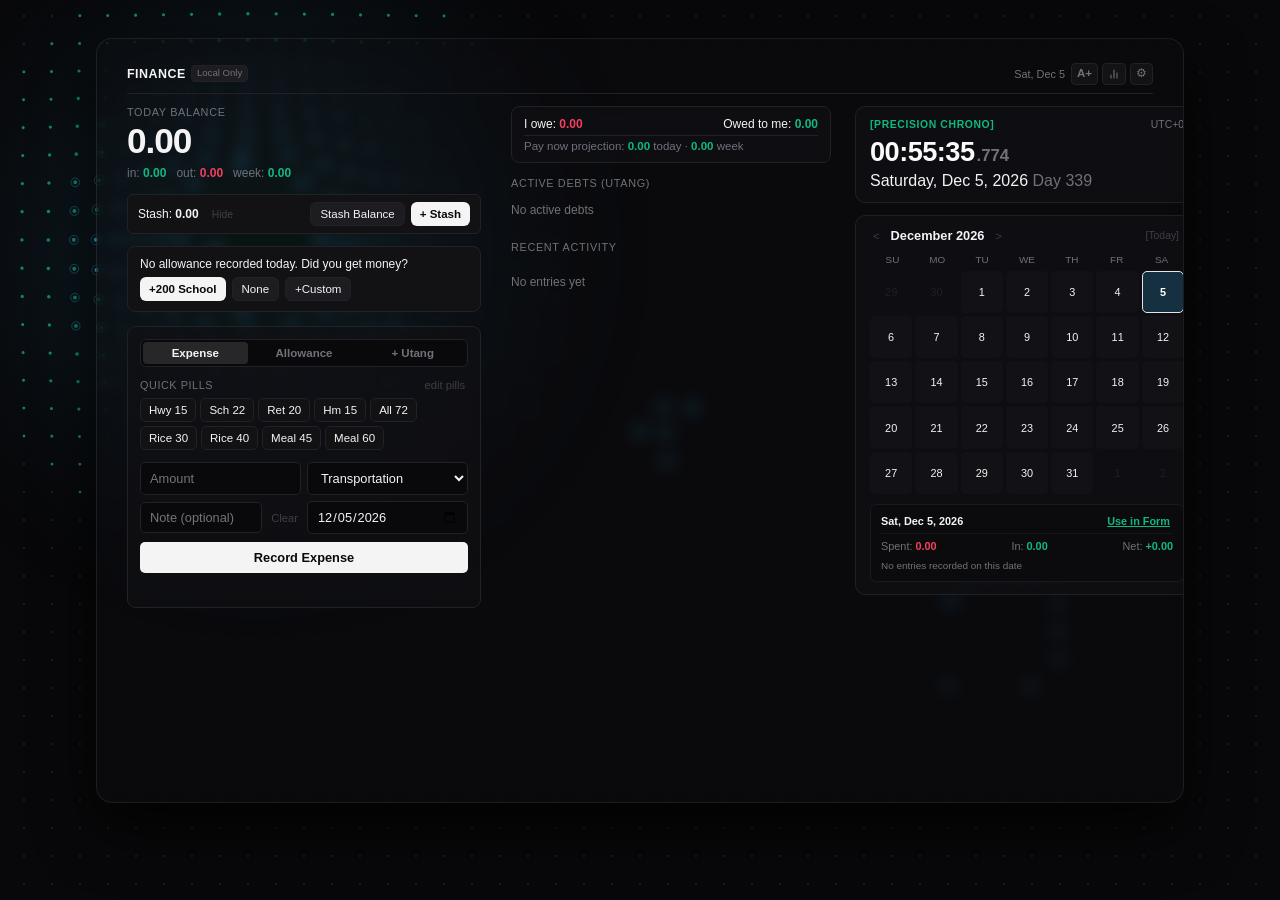
<file: docs/index.html>
<!DOCTYPE html>
<html lang="en">
<head>
  <meta charset="UTF-8">
  <meta name="viewport" content="width=device-width, initial-scale=1.0, maximum-scale=1.0, user-scalable=no, viewport-fit=cover">
  <meta name="theme-color" content="#09090b">
  <title>Finance &amp; Utang</title>
  <link rel="icon" type="image/svg+xml" href="icons/icon.svg">
  <link rel="icon" type="image/png" sizes="32x32" href="icons/icon48.png">
  <link rel="icon" type="image/png" sizes="16x16" href="icons/icon16.png">
  <link rel="apple-touch-icon" sizes="128x128" href="icons/icon128.png">
  <link rel="manifest" href="manifest.webmanifest">
  <link rel="stylesheet" href="styles/app.css?v=1.0.0">
</head>
<body>
  <!-- Fullscreen Interactive Circle Matrix Canvas -->
  <canvas id="bgCanvas"></canvas>

  <div class="app-container">
    <header>
      <div class="brand-row">
        <div class="brand">Finance</div>
        <button id="syncBadge" class="sync-badge mono" title="Sync Status">Local Only</button>
      </div>
      <div class="header-actions">
        <span id="dateLabel" class="mono">--</span>
        <button id="btnToggleFontSize" class="icon-btn" title="Toggle Larger Font Size" style="font-weight:600;">A+</button>
        <button id="btnAnalytics" class="icon-btn" title="Metrics &amp; Missed Days" aria-label="Metrics &amp; Missed Days"><svg width="12" height="12" viewBox="0 0 24 24" fill="none" stroke="currentColor" stroke-width="2.2" stroke-linecap="round" stroke-linejoin="round"><line x1="18" y1="20" x2="18" y2="10"></line><line x1="12" y1="20" x2="12" y2="4"></line><line x1="6" y1="20" x2="6" y2="14"></line></svg></button>
        <button id="btnOpenTab" class="icon-btn" title="Open in Full Tab">↗</button>
        <button id="btnSettings" class="icon-btn" title="Settings &amp; Google Account">⚙</button>
      </div>
    </header>

  <div class="dashboard-layout">
    <div class="dashboard-col col-left">
      <!-- Hero Metrics -->
      <div class="hero">
        <div class="hero-label">Today Balance</div>
        <div id="heroBalance" class="hero-val mono">0.00</div>
        <div class="hero-sub mono">
          <span>in: <b id="subIn" style="color:var(--positive)">0.00</b></span>
          <span>out: <b id="subOut" style="color:var(--negative)">0.00</b></span>
          <span>week: <b id="subWeek">0.00</b></span>
        </div>
      </div>

      <!-- Stash Card (Hidden Reserves) -->
      <div class="stash-card">
        <div class="stash-row">
          <div style="display:flex; align-items:center; gap:8px;">
            <span class="mono" style="font-size:0.75rem;">Stash: <b id="stashTotalDisplay">0.00</b></span>
            <button type="button" id="btnToggleStashMask" class="feed-btn" title="Hide/reveal stash" style="padding:1px 5px; font-size:0.65rem;">Hide</button>
          </div>
          <div style="display:flex; gap:6px;">
            <button type="button" id="btnStashRemaining" class="btn-mini" title="Stash today's remaining balance">Stash Balance</button>
            <button type="button" id="btnOpenStashModal" class="btn-mini primary">+ Stash</button>
          </div>
        </div>
        <div id="stashQuickList" class="stash-quick-list" style="display:none;"></div>
      </div>

      <!-- Daily Prompt (if no allowance yet today) -->
      <div id="checkinBox" class="checkin">
        <div class="checkin-msg">No allowance recorded today. Did you get money?</div>
        <div class="checkin-row">
          <button id="btnCheckin200" class="btn-mini primary">+200 School</button>
          <button id="btnCheckinNone" class="btn-mini">None</button>
          <button id="btnCheckinCustom" class="btn-mini">+Custom</button>
        </div>
      </div>

      <!-- Entry Form -->
      <div class="form-wrap">
        <div class="mode-switch">
          <button id="btnExp" class="mode-btn active">Expense</button>
          <button id="btnAllow" class="mode-btn">Allowance</button>
          <button id="btnUtang" class="mode-btn">+ Utang</button>
        </div>

        <!-- Quick Pills with Tooltips -->
        <div class="pills-group">
          <div style="display:flex; justify-content:space-between; align-items:center;">
            <span style="font-size:0.68rem; color:var(--muted); text-transform:uppercase; letter-spacing:0.05em;">Quick Pills</span>
            <button id="btnManagePills" type="button" class="feed-btn">edit pills</button>
          </div>
          <div id="pillsContainer" class="pills-row"></div>
        </div>

        <!-- Expense / Allowance Form -->
        <form id="entryForm">
          <input type="hidden" id="fType" value="Expense">
          <div class="input-grid">
            <input type="number" id="fAmt" step="any" placeholder="Amount" class="mono" required>
            <select id="fCat">
              <option value="Transportation">Transportation</option>
              <option value="Food">Food</option>
              <option value="Allowance">Allowance</option>
              <option value="School">School</option>
              <option value="Personal">Personal</option>
              <option value="Other">Other</option>
            </select>
          </div>
          <div class="input-grid">
            <div style="display:flex; gap:6px; align-items:center;">
            <input type="text" id="fNote" placeholder="Note (optional)" style="flex:1;">
            <button type="button" id="clearFNote" class="feed-btn" title="Clear expense note" aria-label="Clear expense note">Clear</button>
          </div>
            <input type="date" id="fDate" class="mono" required>
          </div>
          <button type="submit" id="submitBtn" class="btn-submit">Record Expense</button>
        </form>

        <!-- Utang Form -->
        <form id="utangForm" style="display:none;">
          <div class="input-grid">
            <input type="text" id="uPerson" placeholder="Person name" required>
            <select id="uDirection">
              <option value="I Owe">I Owe Them (Utang ko)</option>
              <option value="Owed to Me">They Owe Me (Pautang)</option>
            </select>
          </div>
          <div class="input-grid">
            <input type="number" id="uAmt" step="any" placeholder="Amount" class="mono" required>
            <input type="date" id="uDate" class="mono" required>
          </div>
          <input type="text" id="uNote" placeholder="For what? (e.g. Fare, lunch)" style="margin-bottom:6px;">
          <label id="uAffectCashRow" style="display:flex; align-items:center; gap:6px; font-size:0.72rem; color:var(--muted); margin-bottom:8px; cursor:pointer; user-select:none;">
            <input type="checkbox" id="uAffectCash" style="accent-color:var(--text); cursor:pointer;">
            <span id="uAffectCashText">Add to cash balance (borrowed into wallet)</span>
          </label>
          <button type="submit" id="submitUtangBtn" class="btn-submit">Record Utang</button>
        </form>

        <div id="statusMsg" class="status-msg mono"></div>
      </div>
    </div>

    <div class="dashboard-col col-right">
      <div id="sectionUtang" class="col-section">
        <!-- Utang Summary & Projection Hero -->
        <div class="utang-hero">
          <div class="utang-hero-row mono">
            <span>I owe: <b id="uIOwe" style="color:var(--negative)">0.00</b></span>
            <span>Owed to me: <b id="uOwedMe" style="color:var(--positive)">0.00</b></span>
          </div>
          <div class="utang-proj mono">
            Pay now projection: <b id="projPayNow">0.00</b> today &middot; <b id="projWeekPay">0.00</b> week
          </div>
        </div>

        <!-- Active Utang -->
        <div class="section-title"><span>Active Debts (Utang)</span></div>
        <div id="utangList" class="feed"><div style="font-size:0.75rem; color:var(--muted); padding:4px 0;">No active debts</div></div>
      </div>

      <div id="sectionActivity" class="col-section">
        <!-- Activity Feed -->
        <div class="section-title">
          <span>Recent Activity</span>
          <span id="activityCount" class="mono" style="font-size:0.68rem; color:var(--muted);"></span>
        </div>
        <div id="feedList" class="feed"><div style="font-size:0.75rem; color:var(--muted); padding:10px 0;">No entries yet</div></div>
      </div>
    </div>

    <!-- Calendar & Millisecond Clock Column -->
    <div class="dashboard-col col-calendar">
      <!-- Telemetry Chronometer (Down to Milliseconds) -->
      <div class="chrono-card">
        <div class="chrono-top-bar">
          <span class="mono chrono-tag">[PRECISION CHRONO]</span>
          <span class="mono chrono-zone" id="chronoTz">LOCAL</span>
        </div>
        <div class="chrono-display mono">
          <span id="chronoTime" class="chrono-hms">00:00:00</span>
          <span id="chronoMs" class="chrono-ms">.000</span>
        </div>
        <div class="chrono-meta mono">
          <span id="chronoFullDate">Monday, Sep 14, 2026</span>
          <span id="chronoDayYear" style="color:var(--muted);">Day 257</span>
        </div>
      </div>

      <!-- Full Interactive Calendar -->
      <div class="calendar-card">
        <div class="cal-nav">
          <button type="button" id="calPrevBtn" class="feed-btn mono" title="Previous Month">&lt;</button>
          <span id="calMonthYear" class="mono cal-month-title">September 2026</span>
          <button type="button" id="calNextBtn" class="feed-btn mono" title="Next Month">&gt;</button>
          <button type="button" id="calTodayBtn" class="feed-btn mono" style="margin-left:auto; font-size:0.65rem; padding:1px 5px;">[Today]</button>
        </div>

        <div class="cal-weekdays mono">
          <span>Su</span><span>Mo</span><span>Tu</span><span>We</span><span>Th</span><span>Fr</span><span>Sa</span>
        </div>

        <div id="calDaysGrid" class="cal-days-grid mono">
          <!-- Dynamically populated day cells -->
        </div>

        <!-- Day Inspector Detail Bar -->
        <div id="calDayInspector" class="cal-inspector mono">
          <div class="cal-insp-header">
            <span id="calInspDate" style="color:var(--text); font-weight:700;">Sep 14, 2026</span>
            <button type="button" id="calUseDateBtn" class="feed-btn action" style="font-size:0.68rem;">Use in Form</button>
          </div>
          <div class="cal-insp-stats">
            <span>Spent: <b id="calInspSpent" style="color:var(--negative);">0.00</b></span>
            <span>In: <b id="calInspIn" style="color:var(--positive);">0.00</b></span>
            <span>Net: <b id="calInspNet">0.00</b></span>
          </div>
          <div id="calInspTxList" class="cal-insp-txs"></div>
        </div>
      </div>
    </div>
  </div>
  </div> <!-- /.app-container -->

  <!-- Mobile Bottom Navigation Bar -->
  <nav id="mobileNav" class="mobile-nav" aria-label="Mobile Navigation">
    <button type="button" class="mobile-nav-btn active" data-tab="tracker" aria-label="Tracker Tab">
      <svg width="19" height="19" viewBox="0 0 24 24" fill="none" stroke="currentColor" stroke-width="2" stroke-linecap="round" stroke-linejoin="round"><rect x="2" y="4" width="20" height="16" rx="2"/><line x1="6" y1="8" x2="6.01" y2="8"/><line x1="10" y1="8" x2="18" y2="8"/><line x1="6" y1="12" x2="6.01" y2="12"/><line x1="10" y1="12" x2="18" y2="12"/><line x1="6" y1="16" x2="18" y2="16"/></svg>
      <span>Tracker</span>
    </button>
    <button type="button" class="mobile-nav-btn" data-tab="utang" aria-label="Utang Debts Tab">
      <svg width="19" height="19" viewBox="0 0 24 24" fill="none" stroke="currentColor" stroke-width="2" stroke-linecap="round" stroke-linejoin="round"><path d="M17 21v-2a4 4 0 0 0-4-4H5a4 4 0 0 0-4 4v2"/><circle cx="9" cy="7" r="4"/><path d="M23 21v-2a4 4 0 0 0-3-3.87"/><path d="M16 3.13a4 4 0 0 1 0 7.75"/></svg>
      <span>Utang</span>
    </button>
    <button type="button" class="mobile-nav-btn" data-tab="activity" aria-label="Recent Activity Tab">
      <svg width="19" height="19" viewBox="0 0 24 24" fill="none" stroke="currentColor" stroke-width="2" stroke-linecap="round" stroke-linejoin="round"><circle cx="12" cy="12" r="10"/><polyline points="12 6 12 12 16 14"/></svg>
      <span>Activity</span>
    </button>
    <button type="button" class="mobile-nav-btn" data-tab="calendar" aria-label="Calendar and Chronometer Tab">
      <svg width="19" height="19" viewBox="0 0 24 24" fill="none" stroke="currentColor" stroke-width="2" stroke-linecap="round" stroke-linejoin="round"><rect x="3" y="4" width="18" height="18" rx="2" ry="2"/><line x1="16" y1="2" x2="16" y2="6"/><line x1="8" y1="2" x2="8" y2="6"/><line x1="3" y1="10" x2="21" y2="10"/></svg>
      <span>Calendar</span>
    </button>
  </nav>

  <!-- Edit Transaction Modal -->
  <div id="editModal" class="modal">
    <div class="modal-box">
      <div class="modal-title">
        <span>Edit Entry</span>
        <button type="button" id="eCloseBtn" class="feed-btn">×</button>
      </div>
      <form id="editForm">
        <input type="hidden" id="eId">
        <div class="input-grid">
          <input type="number" id="eAmt" step="any" class="mono" placeholder="Amount" required>
          <select id="eType">
            <option value="Expense">Expense</option>
            <option value="Allowance">Allowance</option>
          </select>
        </div>
        <div class="input-grid">
          <select id="eCat">
            <option value="Transportation">Transportation</option>
            <option value="Food">Food</option>
            <option value="Allowance">Allowance</option>
            <option value="School">School</option>
            <option value="Personal">Personal</option>
            <option value="Other">Other</option>
          </select>
          <input type="date" id="eDate" class="mono" required>
        </div>
        <input type="text" id="eNote" placeholder="Note (optional)" style="margin-bottom:8px;">
        <div style="display:flex; gap:6px;">
          <button type="button" id="eCancelBtn" class="btn-mini" style="flex:1;">Cancel</button>
          <button type="submit" class="btn-mini primary" style="flex:1;">Save</button>
        </div>
      </form>
    </div>
  </div>

  <!-- Settle Partial / Full Modal -->
  <div id="settleModal" class="modal">
    <div class="modal-box">
      <div class="modal-title">
        <span id="sTitle">Record Payment</span>
        <button type="button" id="sCloseBtn" class="feed-btn">×</button>
      </div>
      <div style="font-size:0.72rem; color:var(--muted); margin-bottom:10px;" id="sMeta"></div>
      <form id="settleForm">
        <input type="hidden" id="sId">
        <div style="display:flex; gap:6px; margin-bottom:8px;">
          <input type="number" id="sAmt" step="any" class="mono" placeholder="Amount" style="flex:1;" required>
          <button type="button" id="sFullBtn" class="btn-mini">Full</button>
        </div>
        <div style="font-size:0.68rem; color:var(--muted); margin-bottom:8px;" id="sImpact"></div>
        <label id="sAffectCashRow" style="display:flex; align-items:center; gap:6px; font-size:0.72rem; color:var(--muted); margin-bottom:12px; cursor:pointer; user-select:none;">
          <input type="checkbox" id="sAffectCash" checked style="accent-color:var(--text); cursor:pointer;">
          <span id="sAffectCashText">Record cash transaction</span>
        </label>
        <div style="display:flex; gap:6px;">
          <button type="button" id="sCancelBtn" class="btn-mini" style="flex:1;">Cancel</button>
          <button type="submit" id="sSubmitBtn" class="btn-mini primary" style="flex:1;">Confirm</button>
        </div>
      </form>
    </div>
  </div>

  <!-- Manage Pills Modal -->
  <div id="pillsModal" class="modal">
    <div class="modal-box">
      <div class="modal-title">
        <span>Manage Quick Pills</span>
        <button type="button" id="pCloseBtn" class="feed-btn">×</button>
      </div>
      <form id="presetForm" style="margin-bottom:12px; border-bottom:1px solid var(--border); padding-bottom:10px;">
        <input type="hidden" id="pId">
        <div class="input-grid">
          <input type="text" id="pLabel" placeholder="Pill Label (e.g. Hwy 15)" required>
          <input type="number" id="pAmt" step="any" placeholder="Amount" class="mono" required>
        </div>
        <div class="input-grid">
          <select id="pCat">
            <option value="Transportation">Transportation</option>
            <option value="Food">Food</option>
            <option value="Allowance">Allowance</option>
            <option value="School">School</option>
            <option value="Personal">Personal</option>
            <option value="Other">Other</option>
          </select>
          <select id="pType">
            <option value="Expense">Expense</option>
            <option value="Allowance">Allowance</option>
          </select>
        </div>
        <input type="text" id="pNote" placeholder="Hover explanation (e.g. Tricycle fare)" style="margin-bottom:6px;">
        <button type="submit" id="pSubmitBtn" class="btn-submit" style="padding:6px;">Save Pill</button>
      </form>
      <div class="pill-tabs">
        <button type="button" class="pill-tab-btn active" data-pill-filter="all">All</button>
        <button type="button" class="pill-tab-btn" data-pill-filter="Expense">Expense</button>
        <button type="button" class="pill-tab-btn" data-pill-filter="Allowance">Allowance</button>
      </div>
      <div id="pillsList" class="feed" style="margin-bottom:0;"></div>
    </div>
  </div>

  <!-- Stash Modal -->
  <div id="stashModal" class="modal">
    <div class="modal-box">
      <div class="modal-title">
        <span>Stash Vault (Hidden Reserves)</span>
        <button type="button" id="stashCloseBtn" class="feed-btn">×</button>
      </div>
      <div style="font-size:0.7rem; color:var(--muted); margin-bottom:10px; line-height:1.4;">
        Stashing removes money from your active daily balance so you don't spend it. When needed, click <b>Add to Finance</b> to return it to today's spendable cash.
      </div>
      <form id="stashForm" style="margin-bottom:12px; border-bottom:1px solid var(--border); padding-bottom:10px;">
        <div class="input-grid">
          <input type="number" id="stashAmt" step="any" placeholder="Amount to stash" class="mono" required>
          <input type="date" id="stashDate" class="mono" required>
        </div>
        <input type="text" id="stashNote" placeholder="For what? (e.g. Weekend reserve, Savings, Emergency)" style="margin-bottom:6px;">
        <div style="display:flex; gap:6px;">
          <button type="button" id="stashCancelBtn" class="btn-mini" style="flex:1;">Cancel</button>
          <button type="submit" id="btnSubmitStash" class="btn-mini primary" style="flex:1;">Save to Stash</button>
        </div>
      </form>
      <div class="section-title"><span>Active Stashes</span></div>
      <div id="stashModalList" class="feed" style="margin-bottom:0; max-height:160px; overflow-y:auto;">
        <div style="font-size:0.75rem; color:var(--muted); padding:4px 0;">No active stashes</div>
      </div>
    </div>
  </div>

  <!-- Grafana-Style Analytics & Metrics Modal -->
  <div id="analyticsModal" class="modal">
    <div class="modal-box grafana-modal" id="grafanaModalBox">
      <div class="modal-title">
        <div style="display:flex; align-items:center; gap:6px;">
          <span class="mono" style="color:var(--positive); font-weight:700;">[METRICS]</span>
          <span>Financial Telemetry &amp; Streak</span>
        </div>
        <div style="display:flex; align-items:center; gap:6px;">
          <button type="button" id="analyticsCloseBtn" class="feed-btn" title="Close (Esc)" style="font-size:1.1rem; padding:0 6px; cursor:pointer;">×</button>
        </div>
      </div>

      <!-- Streak & Summary Banner -->
      <div class="grafana-streak-panel">
        <div class="streak-hero">
          <div class="streak-val mono" id="statStreakCount" style="color:var(--positive)">0d</div>
          <div class="streak-label">Active Streak</div>
        </div>
        <div class="streak-hero">
          <div class="streak-val mono" id="statMissedDaysCount" style="color:var(--negative)">0</div>
          <div class="streak-label">Missed (14d)</div>
        </div>
        <div class="streak-hero">
          <div class="streak-val mono" id="statAvgDailySpend">0.00</div>
          <div class="streak-label">Avg Daily Spend</div>
        </div>
        <div class="streak-hero">
          <div class="streak-val mono" id="statNet14d">0.00</div>
          <div class="streak-label">Net Cash (14d)</div>
        </div>
      </div>

      <!-- Secondary Telemetry Meta Bar -->
      <div class="grafana-meta-bar mono">
        <div><span>Savings Rate:</span> <b id="statSavingsRate" style="color:var(--positive)">0%</b></div>
        <div><span>Projected Runway:</span> <b id="statRunwayDays">--</b></div>
        <div><span>Debt Exposure:</span> <b id="statDebtExposure">0%</b></div>
      </div>

      <!-- Main Telemetry Body (Single Column on Mobile, 2-Column on Desktop) -->
      <div class="grafana-body-grid">
        <!-- Left Column: Interactive Graph & Streak Heatmap -->
        <div class="grafana-body-col">
          <!-- Interactive Financial Canvas Graph -->
          <div class="grafana-panel" style="margin-bottom:10px;">
            <div class="panel-header">
              <span>CUMULATIVE BALANCE &amp; RUNWAY</span>
              <span id="canvasCurPoint" class="mono" style="font-size:0.65rem; color:var(--positive);">interactive</span>
            </div>
            <div style="position:relative; width:100%; height:160px; background:#070709; border:1px solid #1f1f23; border-radius:6px; overflow:hidden;">
              <canvas id="telemetryCanvas" style="width:100%; height:100%; display:block; cursor:crosshair;"></canvas>
              <div id="canvasHudTooltip" style="display:none; position:absolute; pointer-events:none; background:rgba(18,18,21,0.95); border:1px solid #3f3f46; border-radius:4px; padding:4px 8px; font-size:0.68rem; font-family:monospace; color:#f4f4f5; box-shadow:0 6px 18px rgba(0,0,0,0.6); z-index:10; white-space:nowrap;"></div>
            </div>
          </div>

          <!-- Missed Days Heatmap Grid -->
          <div class="grafana-panel">
            <div class="panel-header">
              <span>LOGGING INTEGRITY &amp; MISSED DAYS (LAST 14 DAYS)</span>
              <span id="streakStatusPill" class="mono" style="font-size:0.65rem; color:var(--positive);">100% active</span>
            </div>
            <div id="missedDaysGrid" class="days-grid"></div>
            <div id="missedDaysAlert" style="font-size:0.68rem; color:var(--muted); line-height:1.3; margin-top:4px;"></div>
          </div>
        </div>

        <!-- Right Column: Cash Flow, Category Breakdown & Audit Trail -->
        <div class="grafana-body-col">
          <!-- Cash Flow Trend Chart -->
          <div class="grafana-panel">
            <div class="panel-header">
              <span>DAILY CASH FLOW (LAST 7 DAYS)</span>
              <div style="display:flex; gap:8px; font-size:0.65rem;">
                <span style="color:var(--positive)">■ In</span>
                <span style="color:var(--negative)">■ Out</span>
              </div>
            </div>
            <div id="cashFlowChart" style="margin-top:4px;"></div>
          </div>

          <!-- Category Telemetry Breakdown -->
          <div class="grafana-panel">
            <div class="panel-header">
              <span>EXPENSE SPENDING DISTRIBUTION</span>
              <div style="display:flex; align-items:center; gap:6px;">
                <div style="display:flex; gap:2px;">
                  <button type="button" id="btnCat14d" class="cat-tab-btn active">14d</button>
                  <button type="button" id="btnCatAll" class="cat-tab-btn">All</button>
                </div>
                <span id="catTotalLabel" class="mono" style="font-size:0.65rem; color:var(--negative);"></span>
              </div>
            </div>
            <div id="categoryBreakdownList" class="cat-breakdown-list"></div>
          </div>

          <!-- Audit Trail & Edit Logs -->
          <div class="grafana-panel" style="margin-bottom:0;">
            <div class="panel-header">
              <span>AUDIT TRAIL &amp; EDIT LOGS</span>
              <span id="auditCountLabel" class="mono" style="font-size:0.65rem; color:var(--muted);">0 events</span>
            </div>
            <div id="auditLogList" class="audit-list"></div>
          </div>
        </div>
      </div>
    </div>
  </div>

  <!-- Settings & Google Sync Modal -->
  <div id="settingsModal" class="modal">
    <div class="modal-box">
      <div class="modal-title">
        <span>Storage &amp; Google Sync</span>
        <button type="button" id="cfgCloseBtn" class="feed-btn">×</button>
      </div>

      <!-- Google Account Status Card -->
      <div style="background:#09090b; border:1px solid var(--border); border-radius:6px; padding:10px; margin-bottom:12px;">
        <div style="font-size:0.72rem; color:var(--muted); margin-bottom:4px;">Google Account</div>
        <div id="googleUserDisplay" style="font-size:0.8rem; font-weight:600; margin-bottom:8px;">Not connected (Offline Store)</div>
        <div style="display:flex; gap:6px;">
          <button type="button" id="btnGoogleLogin" class="btn-mini primary" style="flex:1;">Connect Google</button>
          <button type="button" id="btnGoogleLogout" class="btn-mini" style="display:none;">Sign Out</button>
        </div>
      </div>

      <!-- Sync Queue & Actions -->
      <div style="display:flex; justify-content:space-between; align-items:center; margin-bottom:12px; padding:0 2px;">
        <span id="queueCountLabel" class="mono" style="font-size:0.7rem; color:var(--muted);">Pending sync: 0</span>
        <div style="display:flex; gap:6px;">
          <button type="button" id="btnPullCloud" class="btn-mini">Pull from Cloud</button>
          <button type="button" id="btnManualSync" class="btn-mini">Sync Now</button>
        </div>
      </div>

      <!-- Financial Rollover Option -->
      <div style="background:#09090b; border:1px solid var(--border); border-radius:6px; padding:8px 10px; margin-bottom:8px; display:flex; align-items:center; justify-content:space-between;">
        <div>
          <div style="font-size:0.75rem; font-weight:600;">Daily Balance Rollover</div>
          <div style="font-size:0.68rem; color:var(--muted);">Carry over unspent balance from yesterday into today</div>
        </div>
        <input type="checkbox" id="cfgRollover" style="cursor:pointer; width:16px; height:16px;">
      </div>

      <!-- Performance & Animation Option -->
      <div style="background:#09090b; border:1px solid var(--border); border-radius:6px; padding:8px 10px; margin-bottom:12px; display:flex; align-items:center; justify-content:space-between;">
        <div>
          <div style="font-size:0.75rem; font-weight:600;">Pause Live Conway Animation</div>
          <div style="font-size:0.68rem; color:var(--muted);">Pause or resume the Conway Game of Life background animation</div>
        </div>
        <input type="checkbox" id="cfgDisableAnimation" style="cursor:pointer; width:16px; height:16px;">
      </div>

      <form id="settingsForm">
        <label style="font-size:0.7rem; color:var(--muted); margin-bottom:2px; display:block;">Extension Redirect URI (Add this to Google Cloud Console)</label>
        <div style="display:flex; gap:6px; margin-bottom:8px;">
          <input type="text" id="cfgRedirectUri" readonly style="font-size:0.68rem; flex:1; background:#18181b; color:#a1a1aa; padding:4px 6px;">
          <button type="button" id="btnCopyRedirectUri" class="btn-mini">Copy</button>
        </div>

        <label style="font-size:0.7rem; color:var(--muted); margin-bottom:2px; display:block;">OAuth 2.0 Client ID (Paste from Google Cloud)</label>
        <input type="text" id="cfgClientId" placeholder="Google Cloud OAuth Client ID" style="margin-bottom:8px;">

        <label style="font-size:0.7rem; color:var(--muted); margin-bottom:2px; display:block;">Google Sheet Link or ID (Optional)</label>
        <input type="text" id="cfgSheet" placeholder="Leave empty to auto-create sheet in Drive" style="margin-bottom:4px;">
        <div style="font-size:0.68rem; color:var(--muted); margin-bottom:12px; line-height:1.3;">
          If left empty, a sheet named "Personal Finance Ledger" is automatically created in your Google Drive on first sync.
        </div>

        <div style="display:flex; gap:6px; margin-bottom:10px;">
          <button type="button" id="cfgCancelBtn" class="btn-mini" style="flex:1;">Close</button>
          <button type="submit" class="btn-mini primary" style="flex:1;">Save Settings</button>
        </div>
      </form>

      <!-- System Self-Test & Diagnostic Check -->
      <div style="background:#09090b; border:1px solid var(--border); border-radius:6px; padding:10px; margin-bottom:10px;">
        <div style="display:flex; justify-content:space-between; align-items:center;">
          <div>
            <div style="font-size:0.75rem; font-weight:600;">System Self-Test</div>
            <div style="font-size:0.68rem; color:var(--muted);">Verify math, decimals, vault, debts &amp; sync</div>
          </div>
          <button type="button" id="btnRunDiagnostics" class="btn-mini">Run Test</button>
        </div>
        <div id="diagnosticsOutput" class="mono" style="display:none; font-size:0.66rem; background:#141417; border:1px solid var(--border); border-radius:4px; padding:8px; margin-top:8px; line-height:1.4; max-height:130px; overflow-y:auto;"></div>
      </div>

      <!-- Fresh Account Reset Card -->
      <div style="background:#140c0e; border:1px solid rgba(244,63,94,0.3); border-radius:6px; padding:10px; margin-bottom:12px;">
        <div style="display:flex; justify-content:space-between; align-items:center;">
          <div>
            <div style="font-size:0.75rem; font-weight:600; color:var(--negative);">Clear All Data (Fresh Account)</div>
            <div style="font-size:0.68rem; color:var(--muted);">Wipe all entries, debts, stashes &amp; reset streak</div>
          </div>
          <button type="button" id="btnClearAllData" class="btn-mini" style="background:#271217; border-color:rgba(244,63,94,0.4); color:var(--negative); font-weight:600;">Clear All</button>
        </div>
      </div>

      <div style="border-top:1px solid var(--border); padding-top:8px; display:flex; justify-content:space-between;">
        <button type="button" id="btnExportData" class="feed-btn">Export Local Backup (JSON)</button>
        <button type="button" id="btnClearData" class="feed-btn del">Reset Local Data</button>
      </div>
    </div>
  <!-- Close Window Confirm Dialog (Esc when not in metrics) -->
  <div id="closeConfirmModal" class="modal" style="display:none; z-index:999; background:rgba(8,8,10,0.55); backdrop-filter:blur(6px); -webkit-backdrop-filter:blur(6px);">
    <div class="modal-box" id="closeConfirmBox" style="max-width:340px; text-align:center; padding:18px 20px; background:rgba(18,18,22,0.92); border:1px solid rgba(255,255,255,0.12); border-radius:12px; box-shadow:0 16px 40px rgba(0,0,0,0.8);">
      <div style="font-size:0.85rem; font-weight:700; margin-bottom:6px; color:var(--text);">Close Window?</div>
      <div style="font-size:0.72rem; color:var(--muted); margin-bottom:14px; line-height:1.4;">
        Press <span class="mono" style="color:var(--text); background:#27272a; padding:1px 5px; border-radius:3px;">Esc</span> again to close this window, or click anywhere to dismiss.
      </div>
      <div style="display:flex; gap:8px;">
        <button type="button" id="btnCancelCloseWindow" class="btn-mini" style="flex:1; padding:6px 0;">Cancel</button>
        <button type="button" id="btnConfirmCloseWindow" class="btn-mini primary" style="flex:1; padding:6px 0; background:var(--negative); color:#fff;">Close Window</button>
      </div>
    </div>
  </div>

  <script src="shared/domain.js?v=1.0.0"></script>
  <script src="shared/application.js?v=1.0.0"></script>
  <script src="client/helpers.js?v=1.0.0"></script>
  <script src="client/state.js?v=1.0.0"></script>
  <script src="client/status.js?v=1.0.0"></script>
  <script src="client/canvas-orbs.js?v=1.0.0"></script>
  <script src="client/canvas-gol.js?v=1.0.0"></script>
  <script src="client/canvas-telemetry.js?v=1.0.0"></script>
  <script src="client/canvas-background.js?v=1.0.0"></script>
  <script src="client/analytics.js?v=1.0.0"></script>
  <script src="client/calendar.js?v=1.0.0"></script>
  <script src="client/transactions.js?v=1.0.0"></script>
  <script src="client/debts.js?v=1.0.0"></script>
  <script src="client/stashes.js?v=1.0.0"></script>
  <script src="client/presets.js?v=1.0.0"></script>
  <script src="client/sync.js?v=1.0.0"></script>
  <script src="client/event-listeners.js?v=1.0.0"></script>
  <script src="client/form-utang.js?v=1.0.0"></script>
  <script src="client/ui-render.js?v=1.0.0"></script>
  <script src="client/edit-modal.js?v=1.0.0"></script>
  <script src="client/audit.js?v=1.0.0"></script>
  <script src="google_sync.js?v=1.0.0"></script>
  <script src="client/bootstrap.js?v=1.0.0"></script>
  <script src="popup.js?v=1.0.0"></script>
</body>
</html>
</file>
<file: docs/styles/app.css>
:root {
      --bg: #09090b;
      --surface: #121215;
      --border: #222226;
      --text: #f4f4f5;
      --muted: #71717a;
      --faint: #3f3f46;
      --positive: #10b981;
      --negative: #f43f5e;
      --accent: #e4e4e7;
    }
    * { box-sizing: border-box; margin: 0; padding: 0; font-family: -apple-system, BlinkMacSystemFont, "Segoe UI", Roboto, "Inter", sans-serif; -webkit-font-smoothing: antialiased; }
    
    /* Sleek scrollbar */
    ::-webkit-scrollbar { width: 6px; height: 6px; }
    ::-webkit-scrollbar-track { background: transparent; }
    ::-webkit-scrollbar-thumb { background: #27272a; border-radius: 3px; }
    ::-webkit-scrollbar-thumb:hover { background: #3f3f46; }

    html { width: 380px; box-sizing: border-box; margin: 0; padding: 0; background: #08080a; }
    body { background: transparent; color: var(--text); padding: 14px 14px 64px 14px; width: 380px; min-width: 380px; max-width: 380px; box-sizing: border-box; max-height: 590px; overflow-x: hidden; overflow-y: auto; margin: 0; position: relative; }

    /* Web & Mobile Standalone Mode (GitHub Pages, Phone, Browser Tab) */
    html.web-mode {
      width: 100% !important;
      min-width: 0 !important;
      max-width: 100% !important;
      height: 100% !important;
      min-height: 100vh !important;
      min-height: 100dvh !important;
      background: #08080a !important;
    }
    html.web-mode body,
    body.web-mode {
      width: 100% !important;
      min-width: 0 !important;
      max-width: 100% !important;
      height: auto !important;
      min-height: 100vh !important;
      min-height: 100dvh !important;
      max-height: none !important;
      overflow-x: hidden !important;
      overflow-y: auto !important;
      display: flex !important;
      flex-direction: column !important;
      align-items: center !important;
      padding: 12px 14px calc(72px + env(safe-area-inset-bottom, 0px)) 14px !important;
      background: #08080a !important;
      box-sizing: border-box !important;
    }
    html.web-mode .app-container,
    body.web-mode .app-container {
      width: 100% !important;
      max-width: 480px !important;
      margin: 0 auto !important;
      flex: 1 0 auto !important;
      display: flex !important;
      flex-direction: column !important;
      box-sizing: border-box !important;
    }
    html.web-mode #btnOpenTab,
    body.web-mode #btnOpenTab {
      display: none !important;
    }
    
    /* Dynamic Background Canvas */
    #bgCanvas {
      position: fixed;
      top: 0;
      left: 0;
      width: 100vw;
      height: 100vh;
      pointer-events: none;
      z-index: 0;
    }

    /* Large Font Accessibility Mode */
    html.font-large {
      font-size: 114%;
    }
    html.font-large body {
      font-size: 1.05em;
    }
    html.font-large .mono {
      letter-spacing: 0.02em;
    }
    html.font-large input,
    html.font-large select,
    html.font-large textarea {
      font-size: 0.88rem;
    }
    html.font-large .hero-val {
      font-size: 2.35rem;
    }
    html.font-large .hero-sub {
      font-size: 0.78rem;
    }
    html.font-large .pill-btn {
      font-size: 0.75rem;
      padding: 5px 9px;
    }
    html.font-large .feed-item {
      font-size: 0.76rem;
    }
    html.font-large .icon-btn {
      font-size: 0.72rem;
      height: 22px;
      min-width: 22px;
    }
    html.font-large .sync-badge {
      font-size: 0.60rem;
    }

    /* App Container */
    .app-container {
      width: 100%;
      position: relative;
      z-index: 1;
    }

    /* Dashboard Layout Containers */
    .dashboard-layout { display: flex; flex-direction: column; width: 100%; }
    .dashboard-col { display: flex; flex-direction: column; width: 100%; }
    .col-section { display: flex; flex-direction: column; width: 100%; }
    .mobile-nav { display: none !important; }

    /* Mobile & Extension App Navigation Layout (< 840px) */
    @media (max-width: 839px) {
      .mobile-nav {
        display: flex !important;
        position: fixed;
        bottom: 0;
        left: 0;
        right: 0;
        width: 100%;
        height: 54px;
        padding-bottom: max(6px, env(safe-area-inset-bottom, 0px));
        background: rgba(12, 12, 16, 0.94);
        backdrop-filter: blur(16px);
        -webkit-backdrop-filter: blur(16px);
        border-top: 1px solid var(--border);
        z-index: 100;
        justify-content: space-around;
        align-items: center;
        box-sizing: content-box;
      }

      .mobile-nav-btn {
        display: flex;
        flex-direction: column;
        align-items: center;
        justify-content: center;
        gap: 3px;
        flex: 1;
        height: 100%;
        background: none;
        border: none;
        color: var(--muted);
        cursor: pointer;
        padding: 6px 0;
        transition: color 0.15s ease, transform 0.15s ease;
        -webkit-tap-highlight-color: transparent;
      }

      .mobile-nav-btn span {
        font-family: ui-monospace, SFMono-Regular, "SF Mono", Menlo, Consolas, monospace;
        font-size: 0.65rem;
        font-weight: 500;
        letter-spacing: 0.03em;
        text-transform: uppercase;
      }

      .mobile-nav-btn svg {
        stroke: var(--muted);
        stroke-width: 2;
        transition: stroke 0.15s ease, transform 0.15s ease;
      }

      .mobile-nav-btn:active {
        transform: scale(0.94);
      }

      .mobile-nav-btn.active {
        color: var(--text);
      }

      .mobile-nav-btn.active svg {
        stroke: var(--text);
      }

      .mobile-nav-btn.active span {
        color: var(--text);
        font-weight: 700;
      }

      /* Column Visibility Controlled by data-active-tab on .dashboard-layout */
      .dashboard-layout {
        display: flex !important;
        flex-direction: column !important;
        width: 100% !important;
        flex: 1 !important;
      }

      .dashboard-layout:not([data-active-tab]) .col-left,
      .dashboard-layout[data-active-tab="tracker"] .col-left {
        display: flex !important;
      }
      .dashboard-layout:not([data-active-tab]) .col-right,
      .dashboard-layout:not([data-active-tab]) .col-calendar,
      .dashboard-layout[data-active-tab="tracker"] .col-right,
      .dashboard-layout[data-active-tab="tracker"] .col-calendar {
        display: none !important;
      }

      .dashboard-layout[data-active-tab="utang"] .col-left,
      .dashboard-layout[data-active-tab="utang"] .col-calendar,
      .dashboard-layout[data-active-tab="utang"] #sectionActivity {
        display: none !important;
      }
      .dashboard-layout[data-active-tab="utang"] .col-right,
      .dashboard-layout[data-active-tab="utang"] #sectionUtang {
        display: flex !important;
      }

      .dashboard-layout[data-active-tab="activity"] .col-left,
      .dashboard-layout[data-active-tab="activity"] .col-calendar,
      .dashboard-layout[data-active-tab="activity"] #sectionUtang {
        display: none !important;
      }
      .dashboard-layout[data-active-tab="activity"] .col-right,
      .dashboard-layout[data-active-tab="activity"] #sectionActivity {
        display: flex !important;
      }

      .dashboard-layout[data-active-tab="calendar"] .col-left,
      .dashboard-layout[data-active-tab="calendar"] .col-right {
        display: none !important;
      }
      .dashboard-layout[data-active-tab="calendar"] .col-calendar {
        display: flex !important;
      }

      /* In compact views, allow full natural height so lists don't feel cramped */
      #feedList {
        max-height: none !important;
        min-height: 200px;
      }
      #utangList {
        max-height: none !important;
        min-height: 120px;
      }
    }

    /* Centered View for intermediate sizes (500px - 839px) in non-web mode */
    @media (min-width: 500px) and (max-width: 839px) {
      body:not(.web-mode) { width: 100% !important; min-width: 0 !important; max-width: none !important; min-height: 100vh; margin: 0 !important; padding: 0 !important; background: transparent; border: none; box-shadow: none; max-height: none; overflow-x: hidden; overflow-y: auto; }
      body:not(.web-mode) .app-container {
        width: calc(100% - 32px);
        min-width: 360px;
        max-width: 520px;
        margin: 24px auto;
        padding: 16px 20px;
        background: rgba(12, 12, 16, 0.50);
        backdrop-filter: blur(8px);
        -webkit-backdrop-filter: blur(8px);
        border: 1px solid rgba(255, 255, 255, 0.08);
        border-radius: 12px;
        box-shadow: 0 12px 36px rgba(0,0,0,0.6);
        box-sizing: border-box;
      }
    }

    /* Desktop Full Tab Dashboard (>= 840px) */
    @media (min-width: 840px) {
      html { width: 100% !important; min-width: 100% !important; max-width: none !important; height: 100%; min-height: 100%; background: #08080a; }
      body {
        width: 100% !important;
        min-width: 0 !important;
        max-width: none !important;
        height: 100vh !important;
        min-height: 100vh !important;
        max-height: 100vh !important;
        margin: 0 !important;
        padding: 0 !important;
        background: transparent;
        border: none;
        box-shadow: none;
        overflow: hidden;
        display: flex;
        align-items: center;
        justify-content: center;
        box-sizing: border-box;
      }
      .app-container {
        width: 85vw !important;
        max-width: 85vw !important;
        min-width: 85vw !important;
        height: 85vh !important;
        min-height: 85vh !important;
        max-height: 85vh !important;
        margin: auto !important;
        padding: 24px 30px;
        background: rgba(12, 12, 16, 0.50);
        backdrop-filter: blur(8px);
        -webkit-backdrop-filter: blur(8px);
        border: 1px solid rgba(255, 255, 255, 0.08);
        border-radius: 16px;
        box-shadow: 0 24px 60px rgba(0,0,0,0.75);
        box-sizing: border-box;
        display: flex;
        flex-direction: column;
        overflow: hidden;
      }
      #btnOpenTab { display: none; }
      header { margin-bottom: 16px; padding-bottom: 12px; flex-shrink: 0; }
      .brand { font-size: 0.95rem; }
      .dashboard-layout {
        display: grid;
        grid-template-columns: 360px minmax(320px, 1fr) 350px;
        gap: 24px;
        align-items: stretch;
        width: 100%;
        flex: 1;
        min-height: 0;
      }
      .mobile-nav {
        display: none !important;
      }
      #sectionUtang, #sectionActivity {
        display: flex !important;
        flex-direction: column;
        width: 100%;
      }
      .col-left {
        min-width: 0;
        overflow-y: auto;
        padding-right: 6px;
        display: flex !important;
        flex-direction: column;
      }
      .col-right {
        min-width: 0;
        display: flex;
        flex-direction: column;
        min-height: 0;
      }
      .col-calendar {
        min-width: 0;
        overflow-y: auto;
        padding-right: 6px;
        display: flex;
        flex-direction: column;
      }
      #feedList {
        flex: 1;
        min-height: 180px;
        max-height: none;
        overflow-y: auto;
        padding-right: 4px;
      }
      #utangList {
        max-height: 180px;
        overflow-y: auto;
        padding-right: 4px;
      }
    }
    @media (min-width: 840px) and (max-width: 1140px) {
      .dashboard-layout {
        grid-template-columns: 340px minmax(0, 1fr) !important;
        gap: 18px !important;
      }
      .col-calendar {
        grid-column: 1 / -1;
      }
    }
    header {
      display: flex !important;
      justify-content: space-between !important;
      align-items: center !important;
      flex-wrap: nowrap !important;
      gap: 6px !important;
      margin-bottom: 12px;
      padding-bottom: 8px;
      border-bottom: 1px solid var(--border);
      width: 100%;
      box-sizing: border-box;
    }
    .brand-row {
      display: flex;
      align-items: center;
      gap: 5px;
      flex-shrink: 0;
      white-space: nowrap;
    }
    .brand {
      font-size: 0.78rem;
      font-weight: 700;
      letter-spacing: 0.04em;
      text-transform: uppercase;
      color: var(--text);
    }
    .sync-badge {
      font-size: 0.60rem;
      padding: 1px 5px;
      border-radius: 4px;
      background: #1c1c21;
      border: 1px solid var(--border);
      color: var(--muted);
      cursor: pointer;
      text-decoration: none;
      white-space: nowrap;
      line-height: 1.3;
    }
    .sync-badge.synced { color: var(--positive); border-color: rgba(16, 185, 129, 0.2); }
    .sync-badge.pending { color: #f59e0b; border-color: rgba(245, 158, 11, 0.2); }
    .sync-badge.syncing { color: var(--accent); }

    .header-actions {
      display: flex;
      align-items: center;
      gap: 4px;
      flex-wrap: nowrap !important;
      flex-shrink: 0;
    }
    .header-actions #dateLabel {
      font-size: 0.68rem;
      color: var(--muted);
      white-space: nowrap;
      margin-right: 2px;
    }
    .icon-btn {
      background: rgba(28, 28, 33, 0.5);
      border: 1px solid var(--border);
      border-radius: 4px;
      color: var(--muted);
      cursor: pointer;
      padding: 0 5px;
      height: 22px;
      min-width: 22px;
      font-size: 0.72rem;
      line-height: 1;
      display: inline-flex;
      align-items: center;
      justify-content: center;
      flex-shrink: 0;
      user-select: none;
    }
    .icon-btn:hover { color: var(--text); border-color: #3f3f46; background: #27272a; }
    .icon-btn svg { display: block; pointer-events: none; }

    @media (max-width: 480px) {
      header {
        gap: 4px !important;
        padding-bottom: 6px !important;
      }
      .brand {
        font-size: 0.74rem !important;
      }
      .sync-badge {
        font-size: 0.56rem !important;
        padding: 1px 4px !important;
      }
      .header-actions {
        gap: 3px !important;
      }
      .header-actions #dateLabel {
        font-size: 0.63rem !important;
      }
      .icon-btn {
        height: 20px !important;
        min-width: 20px !important;
        padding: 0 3px !important;
        font-size: 0.68rem !important;
      }
      .input-grid {
        grid-template-columns: 1fr !important;
      }
    }

    .hero { margin-bottom: 14px; }
    .hero-label { font-size: 0.68rem; text-transform: uppercase; letter-spacing: 0.06em; color: var(--muted); margin-bottom: 4px; }
    .hero-val { font-size: 2.2rem; font-weight: 700; letter-spacing: -0.03em; line-height: 1.1; margin-bottom: 6px; }
    .hero-sub { font-size: 0.75rem; color: var(--muted); display: flex; gap: 10px; flex-wrap: wrap; }
    .hero-sub span b { font-weight: 600; }

    .utang-hero { background: rgba(18, 18, 23, 0.50); border: 1px solid var(--border); border-radius: 8px; padding: 10px 12px; margin-bottom: 14px; font-size: 0.75rem; backdrop-filter: blur(6px); -webkit-backdrop-filter: blur(6px); }
    .utang-hero-row { display: flex; justify-content: space-between; align-items: center; flex-wrap: wrap; gap: 4px; margin-bottom: 4px; }
    .utang-proj { font-size: 0.72rem; color: var(--muted); border-top: 1px solid var(--border); padding-top: 4px; margin-top: 4px; }
    .utang-proj b { color: var(--text); }

    .checkin { background: var(--surface); border: 1px solid var(--border); border-radius: 8px; padding: 10px 12px; margin-bottom: 14px; display: none; }
    .checkin-msg { font-size: 0.75rem; color: var(--text); margin-bottom: 6px; }
    .checkin-row { display: flex; gap: 6px; flex-wrap: wrap; }
    .btn-mini { background: #1c1c21; border: 1px solid var(--border); color: var(--text); padding: 5px 9px; border-radius: 6px; font-size: 0.72rem; cursor: pointer; font-weight: 500; }
    .btn-mini:hover { background: #27272a; }
    .btn-mini.primary { background: var(--text); color: var(--bg); border: none; font-weight: 600; }

    .section-title { font-size: 0.68rem; text-transform: uppercase; letter-spacing: 0.06em; color: var(--muted); margin-bottom: 8px; display: flex; justify-content: space-between; align-items: center; }

    .pills-group { display: flex; flex-direction: column; gap: 5px; margin-bottom: 12px; }
    .pills-row { display: flex; gap: 4px; flex-wrap: wrap; max-width: 100%; }
    .pill { background: var(--surface); border: 1px solid var(--border); color: var(--text); padding: 5px 8px; border-radius: 5px; font-size: 0.72rem; cursor: pointer; max-width: 100%; overflow: hidden; text-overflow: ellipsis; white-space: nowrap; }
    .pill:hover { border-color: var(--faint); }
    .pill:active { background: #27272a; }

    .form-wrap { background: rgba(18, 18, 23, 0.50); border: 1px solid var(--border); border-radius: 8px; padding: 12px; margin-bottom: 18px; backdrop-filter: blur(6px); -webkit-backdrop-filter: blur(6px); }
    .mode-switch { display: flex; gap: 4px; background: #09090b; padding: 2px; border-radius: 6px; margin-bottom: 10px; border: 1px solid var(--border); }
    .mode-btn { flex: 1; border: none; background: none; color: var(--muted); font-size: 0.72rem; font-weight: 600; padding: 5px 0; border-radius: 4px; cursor: pointer; text-align: center; }
    .mode-btn.active { background: #27272a; color: var(--text); }

    .input-grid { display: grid; grid-template-columns: repeat(auto-fit, minmax(130px, 1fr)); gap: 6px; margin-bottom: 6px; }
    input, select { width: 100%; min-width: 0; background: #09090b; border: 1px solid var(--border); color: var(--text); padding: 7px 9px; border-radius: 5px; font-size: 0.8rem; box-sizing: border-box; }
    input:focus, select:focus { outline: none; border-color: var(--muted); }
    .btn-submit { width: 100%; background: var(--text); color: var(--bg); border: none; padding: 8px; border-radius: 5px; font-weight: 600; font-size: 0.8rem; cursor: pointer; margin-top: 2px; }
    .btn-submit:hover { opacity: 0.9; }

    .status-msg { font-size: 0.72rem; margin-top: 4px; text-align: center; min-height: 18px; line-height: 18px; padding: 2px 4px; visibility: hidden; display: block; }
    .status-msg.error { color: var(--negative); visibility: visible; }
    .status-msg.success { color: var(--positive); visibility: visible; }

    .feed { display: flex; flex-direction: column; margin-bottom: 18px; }
    .feed-item { display: flex; justify-content: space-between; align-items: center; padding: 7px 0; border-bottom: 1px solid #18181b; font-size: 0.78rem; gap: 6px; }
    .feed-item:last-child { border-bottom: none; }
    .feed-left { display: flex; flex-direction: column; gap: 2px; min-width: 0; flex: 1; overflow: hidden; }
    .feed-cat { font-weight: 500; color: var(--text); overflow: hidden; text-overflow: ellipsis; white-space: nowrap; }
    .feed-meta { font-size: 0.68rem; color: var(--muted); }
    .feed-right { text-align: right; display: flex; align-items: center; gap: 8px; flex-shrink: 0; }
    .feed-amt { font-weight: 600; font-size: 0.82rem; }
    .feed-amt.pos { color: var(--positive); }
    .feed-amt.neg { color: var(--negative); }
    .feed-btn { background: none; border: none; color: var(--faint); font-size: 0.7rem; cursor: pointer; padding: 2px 3px; }
    .feed-btn:hover { color: var(--text); }
    .feed-btn.del:hover { color: var(--negative); }
    .feed-btn.action { color: var(--positive); text-decoration: underline; font-weight: 600; }

    /* Modal */
    .modal { display: none; position: fixed; inset: 0; background: rgba(0,0,0,0.85); z-index: 100; align-items: center; justify-content: center; padding: 14px; }
    .modal-box { background: var(--surface); border: 1px solid var(--border); border-radius: 8px; width: 100%; max-width: 340px; padding: 14px; max-height: 90vh; overflow-y: auto; }
    .modal-title { font-size: 0.8rem; font-weight: 600; margin-bottom: 10px; color: var(--text); display: flex; justify-content: space-between; align-items: center; }

    /* Stash Card */
    .stash-card { background: var(--surface); border: 1px solid var(--border); border-radius: 6px; padding: 7px 10px; margin-bottom: 12px; }
    .stash-row { display: flex; justify-content: space-between; align-items: center; }
    .stash-quick-list { margin-top: 6px; border-top: 1px solid var(--border); padding-top: 6px; display: flex; flex-direction: column; gap: 4px; }
    .stash-item { display: flex; justify-content: space-between; align-items: center; font-size: 0.72rem; background: #09090b; padding: 4px 8px; border: 1px solid var(--border); border-radius: 4px; }

    /* Empty Pills Hint */
    .empty-pills-hint { font-size: 0.72rem; color: var(--muted); border: 1px dashed var(--border); border-radius: 6px; padding: 8px 10px; width: 100%; cursor: pointer; line-height: 1.4; box-sizing: border-box; }
    .empty-pills-hint:hover { border-color: var(--faint); color: var(--text); }

    /* Pill Filter Tabs */
    .pill-tabs { display: flex; gap: 4px; margin-bottom: 8px; }
    .pill-tab-btn { background: #18181b; border: 1px solid var(--border); color: var(--muted); padding: 3px 8px; border-radius: 4px; font-size: 0.7rem; cursor: pointer; }
    .pill-tab-btn.active { background: var(--text); color: var(--bg); font-weight: 600; border-color: var(--text); }
    .cat-tab-btn { background: #18181b; border: 1px solid var(--border); color: var(--muted); padding: 1px 6px; border-radius: 4px; font-size: 0.62rem; cursor: pointer; }
    .cat-tab-btn.active { background: var(--text); color: var(--bg); font-weight: 600; border-color: var(--text); }

    /* Analytics Semi-Fullscreen Window */
    #analyticsModal {
      display: none;
      position: fixed;
      inset: 0;
      width: 100vw;
      height: 100vh;
      background: rgba(8, 8, 10, 0.45) !important;
      backdrop-filter: blur(4px) !important;
      -webkit-backdrop-filter: blur(4px) !important;
      z-index: 500;
      padding: 0;
      margin: 0;
      overflow-y: auto;
      align-items: center;
      justify-content: center;
      box-sizing: border-box;
    }
    /* Metrics Auto-Expand in extension popup */
    body.metrics-expanded .app-container {
      display: none !important;
    }
    html.metrics-expanded, body.metrics-expanded {
      width: 780px !important;
      min-width: 780px !important;
      max-width: 780px !important;
      height: 600px !important;
      min-height: 600px !important;
      max-height: 600px !important;
      padding: 0 !important;
      margin: 0 !important;
      overflow: hidden !important;
    }

    #grafanaModalBox {
      width: 100%;
      height: 100%;
      max-width: 100%;
      max-height: 100%;
      border: none;
      border-radius: 0;
      padding: 12px 14px;
      overflow-y: auto;
      overflow-x: hidden;
      background: transparent;
      box-sizing: border-box;
      position: relative;
      z-index: 1;
    }
    @media (min-width: 700px) {
      .grafana-body-grid {
        display: grid !important;
        grid-template-columns: 1.18fr 0.82fr !important;
        gap: 14px !important;
        align-items: start !important;
      }
      .grafana-streak-panel {
        grid-template-columns: repeat(4, 1fr) !important;
      }
    }
    @media (min-width: 840px) {
      #analyticsModal {
        width: 100vw !important;
        height: 100vh !important;
        padding: 0 !important;
        margin: 0 !important;
        display: none;
        align-items: center !important;
        justify-content: center !important;
        box-sizing: border-box !important;
      }
      html.metrics-expanded, body.metrics-expanded {
        width: 100% !important;
        min-width: 100% !important;
        max-width: none !important;
        height: 100vh !important;
        min-height: 100vh !important;
        max-height: 100vh !important;
        margin: 0 !important;
        padding: 0 !important;
        border: none !important;
        border-radius: 0 !important;
        box-shadow: none !important;
        display: flex !important;
        align-items: center !important;
        justify-content: center !important;
        overflow: hidden !important;
      }
      #grafanaModalBox {
        width: 85vw !important;
        max-width: 85vw !important;
        min-width: 85vw !important;
        height: 85vh !important;
        min-height: 85vh !important;
        max-height: 85vh !important;
        background: rgba(12, 12, 16, 0.50) !important;
        backdrop-filter: blur(8px);
        -webkit-backdrop-filter: blur(8px);
        border: 1px solid rgba(255, 255, 255, 0.09) !important;
        border-radius: 16px !important;
        box-shadow: 0 24px 60px rgba(0, 0, 0, 0.8) !important;
        padding: 24px 30px !important;
        overflow-y: auto !important;
        margin: auto !important;
        box-sizing: border-box !important;
        display: flex !important;
        flex-direction: column !important;
      }
      .grafana-body-grid {
        display: grid !important;
        grid-template-columns: 1.15fr 0.85fr !important;
        gap: 20px !important;
        align-items: start !important;
        flex: 1 !important;
      }
    }
    .grafana-streak-panel, .grafana-panel, .grafana-meta-bar {
      background: rgba(18, 18, 22, 0.50) !important;
      backdrop-filter: blur(8px);
      -webkit-backdrop-filter: blur(8px);
      border: 1px solid rgba(255, 255, 255, 0.08) !important;
    }
    .streak-hero {
      background: rgba(12, 12, 15, 0.50) !important;
      border: 1px solid rgba(255, 255, 255, 0.06) !important;
    }

    /* Grafana Style Metrics */
    .grafana-streak-panel { display: grid; grid-template-columns: repeat(4, 1fr); gap: 6px; margin-bottom: 8px; }
    @media (max-width: 440px) {
      .grafana-streak-panel { grid-template-columns: repeat(2, 1fr); }
    }
    .streak-hero { border-radius: 6px; padding: 8px 6px; text-align: center; }
    .streak-val { font-size: 1.05rem; font-weight: 700; }
    .streak-label { font-size: 0.6rem; color: var(--muted); text-transform: uppercase; letter-spacing: 0.04em; margin-top: 2px; }

    /* Secondary Meta Bar */
    .grafana-meta-bar { display: flex; justify-content: space-between; align-items: center; flex-wrap: wrap; gap: 8px; font-size: 0.68rem; border-radius: 6px; padding: 6px 10px; margin-bottom: 10px; color: var(--muted); }
    .grafana-meta-bar b { color: var(--text); }

    .grafana-panel { border-radius: 6px; padding: 10px; margin-bottom: 10px; }
    .panel-header { font-size: 0.65rem; font-weight: 700; letter-spacing: 0.06em; color: var(--muted); text-transform: uppercase; margin-bottom: 8px; display: flex; justify-content: space-between; align-items: center; }

    /* Grafana Body Layout */
    .grafana-body-grid { display: flex; flex-direction: column; gap: 10px; }
    .grafana-body-col { display: flex; flex-direction: column; width: 100%; min-width: 0; }

    /* Missed Days Grid */
    .days-grid { display: grid; grid-template-columns: repeat(7, 1fr); gap: 4px; margin-bottom: 6px; }
    .day-cell { border: 1px solid var(--border); border-radius: 4px; padding: 4px 2px; text-align: center; font-size: 0.62rem; background: #09090b; }
    .day-cell.active-day { border-color: var(--positive); background: rgba(34, 197, 94, 0.1); color: var(--positive); }
    .day-cell.missed-day { border-color: var(--negative); background: rgba(239, 68, 68, 0.15); color: var(--negative); font-weight: 600; }
    .day-cell.untracked-day { border-color: #1f1f23; color: #52525b; opacity: 0.45; }
    .day-cell.today-cell { outline: 1px solid var(--text); font-weight: 700; }

    /* Charts & Breakdown */
    .chart-svg { width: 100%; height: 90px; }
    .cat-bar-wrap { margin-bottom: 6px; }
    .cat-bar-header { display: flex; justify-content: space-between; font-size: 0.68rem; margin-bottom: 2px; }
    .cat-bar-track { width: 100%; height: 6px; background: #27272a; border-radius: 3px; overflow: hidden; }
    .cat-bar-fill { height: 100%; border-radius: 3px; transition: width 0.2s ease; }
    .audit-list { max-height: 140px; overflow-y: auto; font-size: 0.68rem; display: flex; flex-direction: column; gap: 4px; }
    .audit-entry { background: #09090b; border: 1px solid #1f1f23; border-radius: 4px; padding: 4px 6px; display: flex; justify-content: space-between; }

    /* Telemetry Chronometer (Clock to Milliseconds) */
    .chrono-card {
      background: rgba(18, 18, 23, 0.50);
      backdrop-filter: blur(6px);
      -webkit-backdrop-filter: blur(6px);
      border: 1px solid rgba(255, 255, 255, 0.08);
      border-radius: 10px;
      padding: 12px 14px;
      margin-bottom: 12px;
    }
    .chrono-top-bar {
      display: flex;
      justify-content: space-between;
      align-items: center;
      font-size: 0.65rem;
      margin-bottom: 6px;
    }
    .chrono-tag { color: var(--positive); font-weight: 700; letter-spacing: 0.06em; }
    .chrono-zone { color: var(--muted); }
    .chrono-display {
      display: flex;
      align-items: baseline;
      justify-content: flex-start;
      margin-bottom: 4px;
    }
    .chrono-hms {
      font-size: 1.7rem;
      font-weight: 700;
      letter-spacing: -0.02em;
      color: #fafafa;
    }
    .chrono-ms {
      font-size: 1.05rem;
      font-weight: 600;
      color: var(--muted);
      margin-left: 2px;
    }
    .chrono-sub {
      display: flex;
      justify-content: space-between;
      font-size: 0.62rem;
      color: var(--muted);
      border-top: 1px solid rgba(255, 255, 255, 0.06);
      padding-top: 6px;
      margin-top: 4px;
    }

    /* Full Monthly Calendar */
    .calendar-card {
      background: rgba(18, 18, 23, 0.50);
      backdrop-filter: blur(6px);
      -webkit-backdrop-filter: blur(6px);
      border: 1px solid rgba(255, 255, 255, 0.08);
      border-radius: 10px;
      padding: 12px 14px;
    }
    .cal-nav {
      display: flex;
      align-items: center;
      gap: 8px;
      margin-bottom: 10px;
    }
    .cal-month-title {
      font-size: 0.8rem;
      font-weight: 700;
      color: var(--text);
    }
    .cal-weekdays {
      display: grid;
      grid-template-columns: repeat(7, 1fr);
      text-align: center;
      font-size: 0.62rem;
      color: var(--muted);
      text-transform: uppercase;
      margin-bottom: 6px;
    }
    .cal-days-grid {
      display: grid;
      grid-template-columns: repeat(7, 1fr);
      gap: 3px;
      margin-bottom: 10px;
    }
    .cal-day-cell {
      aspect-ratio: 1;
      display: flex;
      flex-direction: column;
      align-items: center;
      justify-content: center;
      font-size: 0.68rem;
      border-radius: 5px;
      cursor: pointer;
      position: relative;
      background: rgba(24, 24, 28, 0.5);
      border: 1px solid transparent;
      transition: all 0.15s ease;
      user-select: none;
    }
    .cal-day-cell:hover {
      background: rgba(39, 39, 42, 0.8);
      border-color: rgba(255, 255, 255, 0.15);
    }
    .cal-day-cell.other-month {
      color: #3f3f46;
      opacity: 0.35;
      background: transparent;
    }
    .cal-day-cell.is-today {
      border-color: var(--positive);
      color: var(--positive);
      font-weight: 700;
      background: rgba(16, 185, 129, 0.1);
    }
    .cal-day-cell.is-selected {
      background: rgba(56, 189, 248, 0.2) !important;
      border-color: var(--accent) !important;
      color: #fff !important;
      font-weight: 700;
    }
    .cal-dot-row {
      display: flex;
      gap: 2px;
      position: absolute;
      bottom: 2px;
    }
    .cal-dot {
      width: 3.5px;
      height: 3.5px;
      border-radius: 50%;
    }
    .cal-dot.exp { background: var(--negative); }
    .cal-dot.inc { background: var(--positive); }
    .cal-dot.both { background: #f59e0b; }

    /* Day Inspector */
    .cal-inspector {
      background: rgba(12, 12, 15, 0.7);
      border: 1px solid rgba(255, 255, 255, 0.06);
      border-radius: 6px;
      padding: 8px 10px;
      font-size: 0.68rem;
    }
    .cal-insp-header {
      display: flex;
      justify-content: space-between;
      align-items: center;
      margin-bottom: 6px;
      border-bottom: 1px solid rgba(255, 255, 255, 0.05);
      padding-bottom: 4px;
    }
    .cal-insp-stats {
      display: flex;
      justify-content: space-between;
      color: var(--muted);
      gap: 6px;
    }
    .cal-insp-txs {
      margin-top: 6px;
      max-height: 80px;
      overflow-y: auto;
      display: flex;
      flex-direction: column;
      gap: 3px;
    }
    .cal-tx-mini {
      display: flex;
      justify-content: space-between;
      padding: 2px 4px;
      background: rgba(24, 24, 28, 0.6);
      border-radius: 3px;
      font-size: 0.62rem;
    }
</file>
